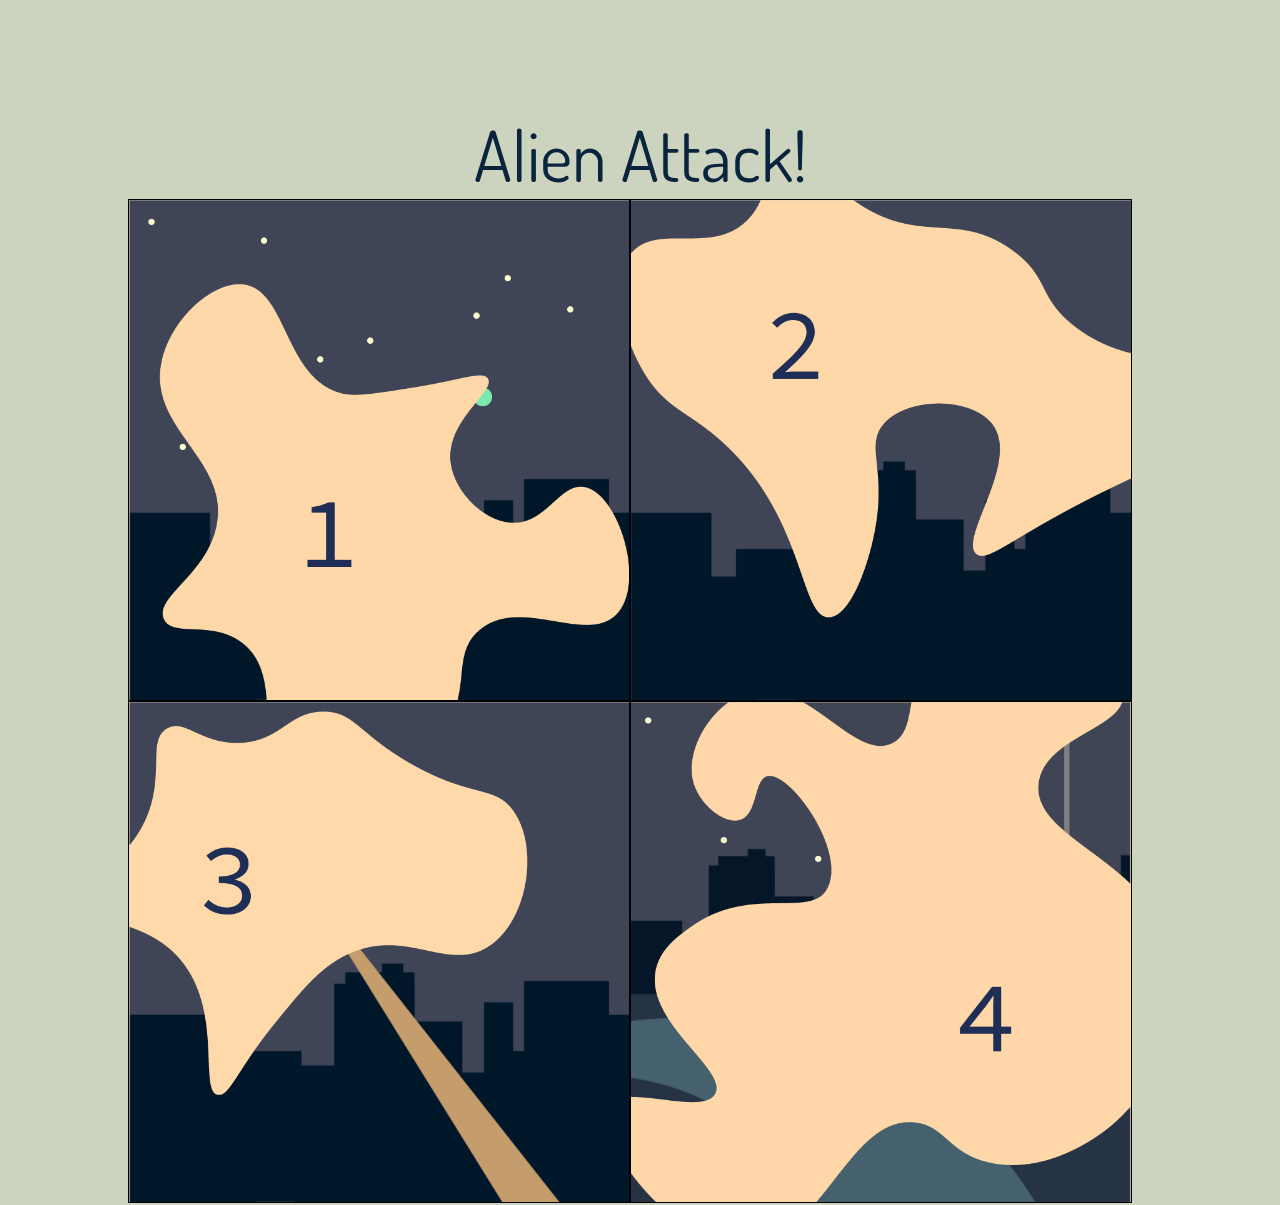
<file: s1fp/index.html>
<head>
    <link rel="stylesheet" href="style.css">
</head>
<body>
    <div class="font" id="title"> Alien Attack! </div>
    <div class="floatl">
        <a href="1.html"><img id="one" src="1.png"></a>
    </div>
    <div class="floatl">
        <a href="2.html"><img id="one" src="2.png"></a>
    </div>
    <div class="floatl">
        <a href="3.html"><img id="one" src="3.png"></a>
    </div>
        <div class="floatl">
            <a href="4.html"><img id="one" src="4.png"></a>
    </div>
</body>
</file>
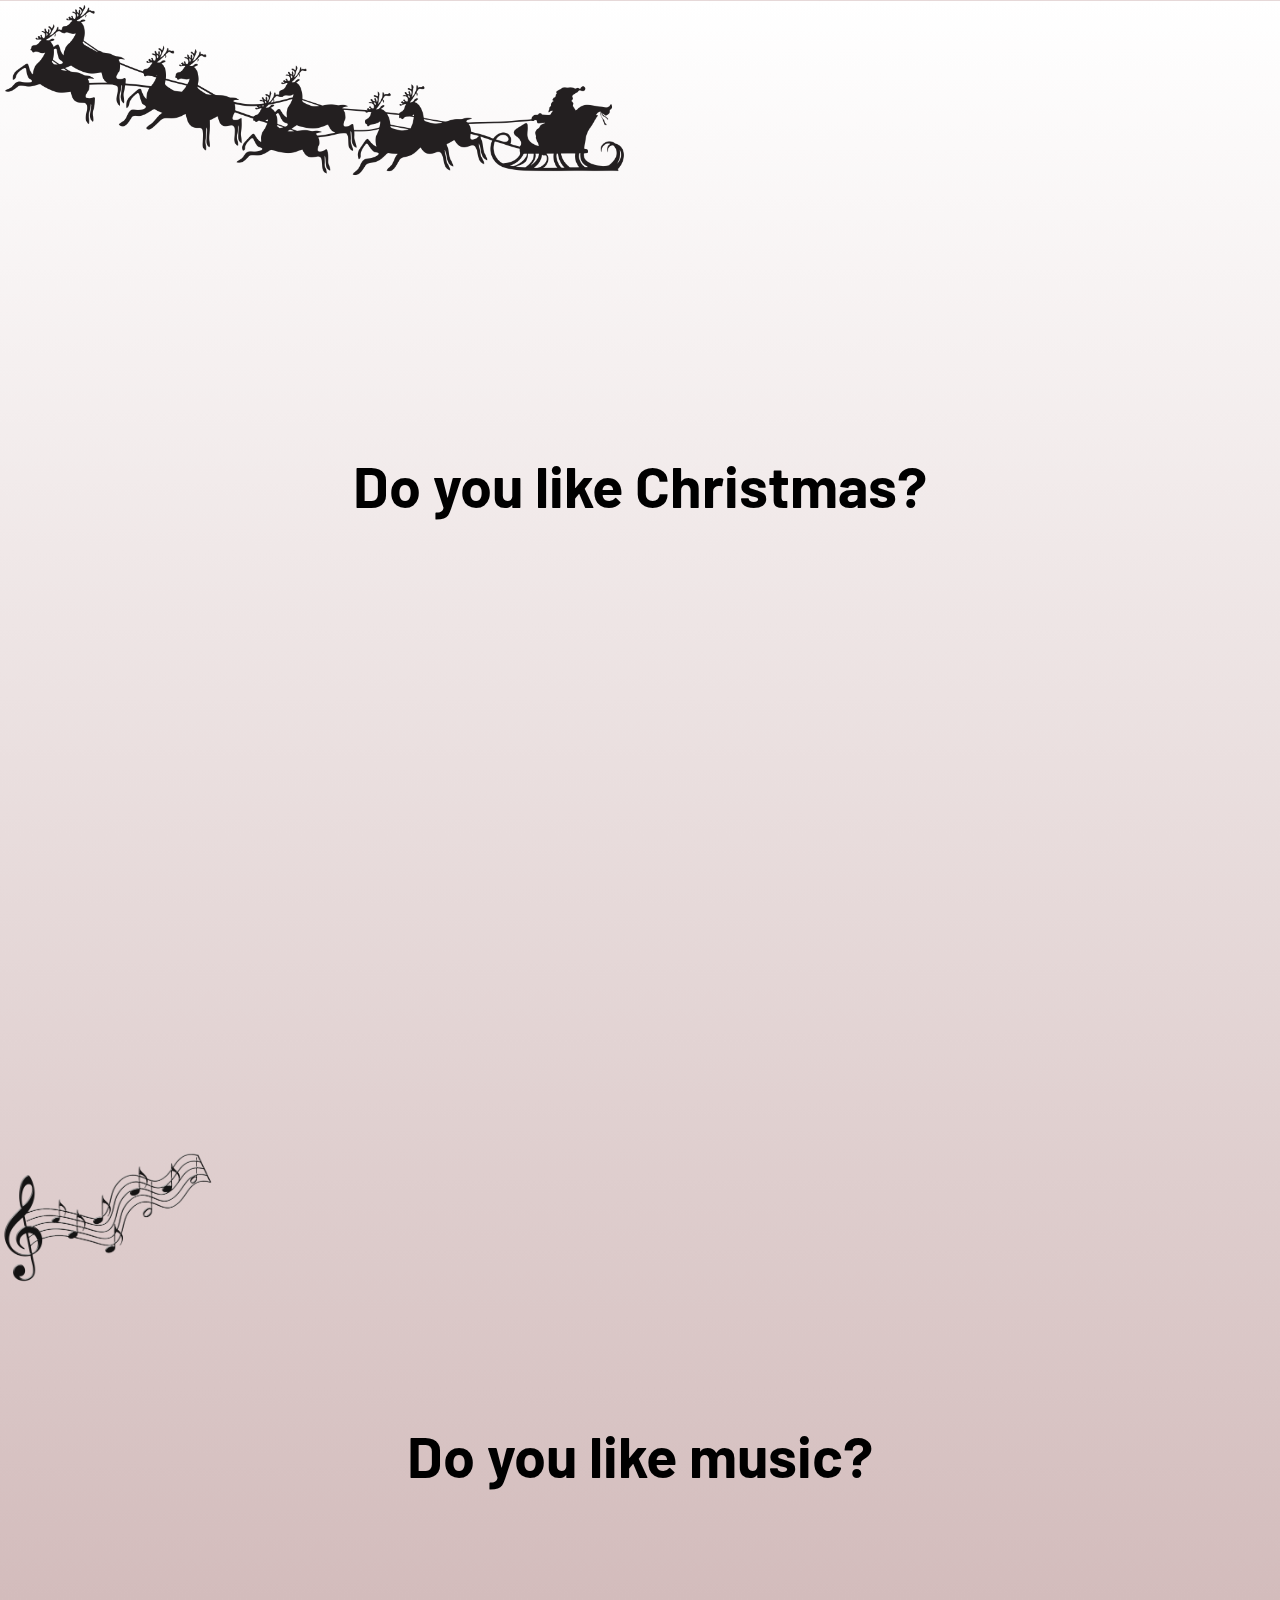
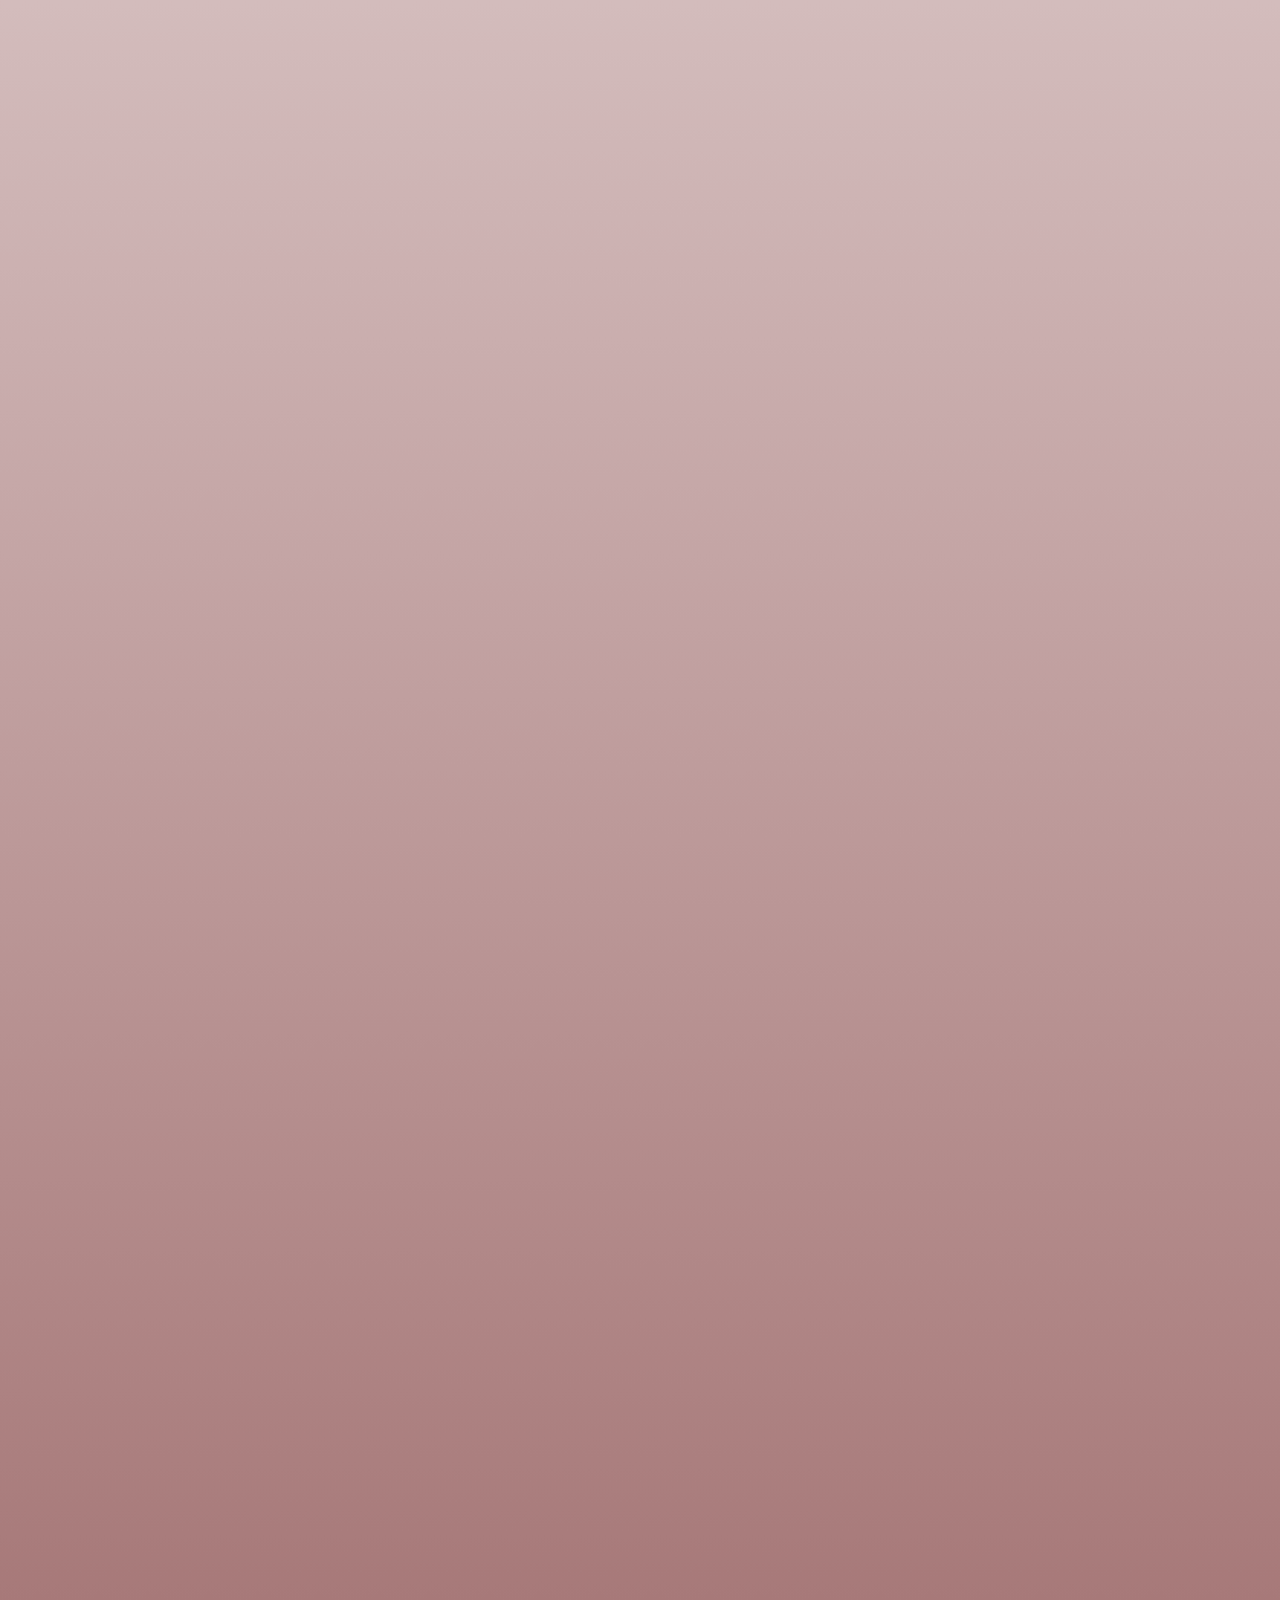
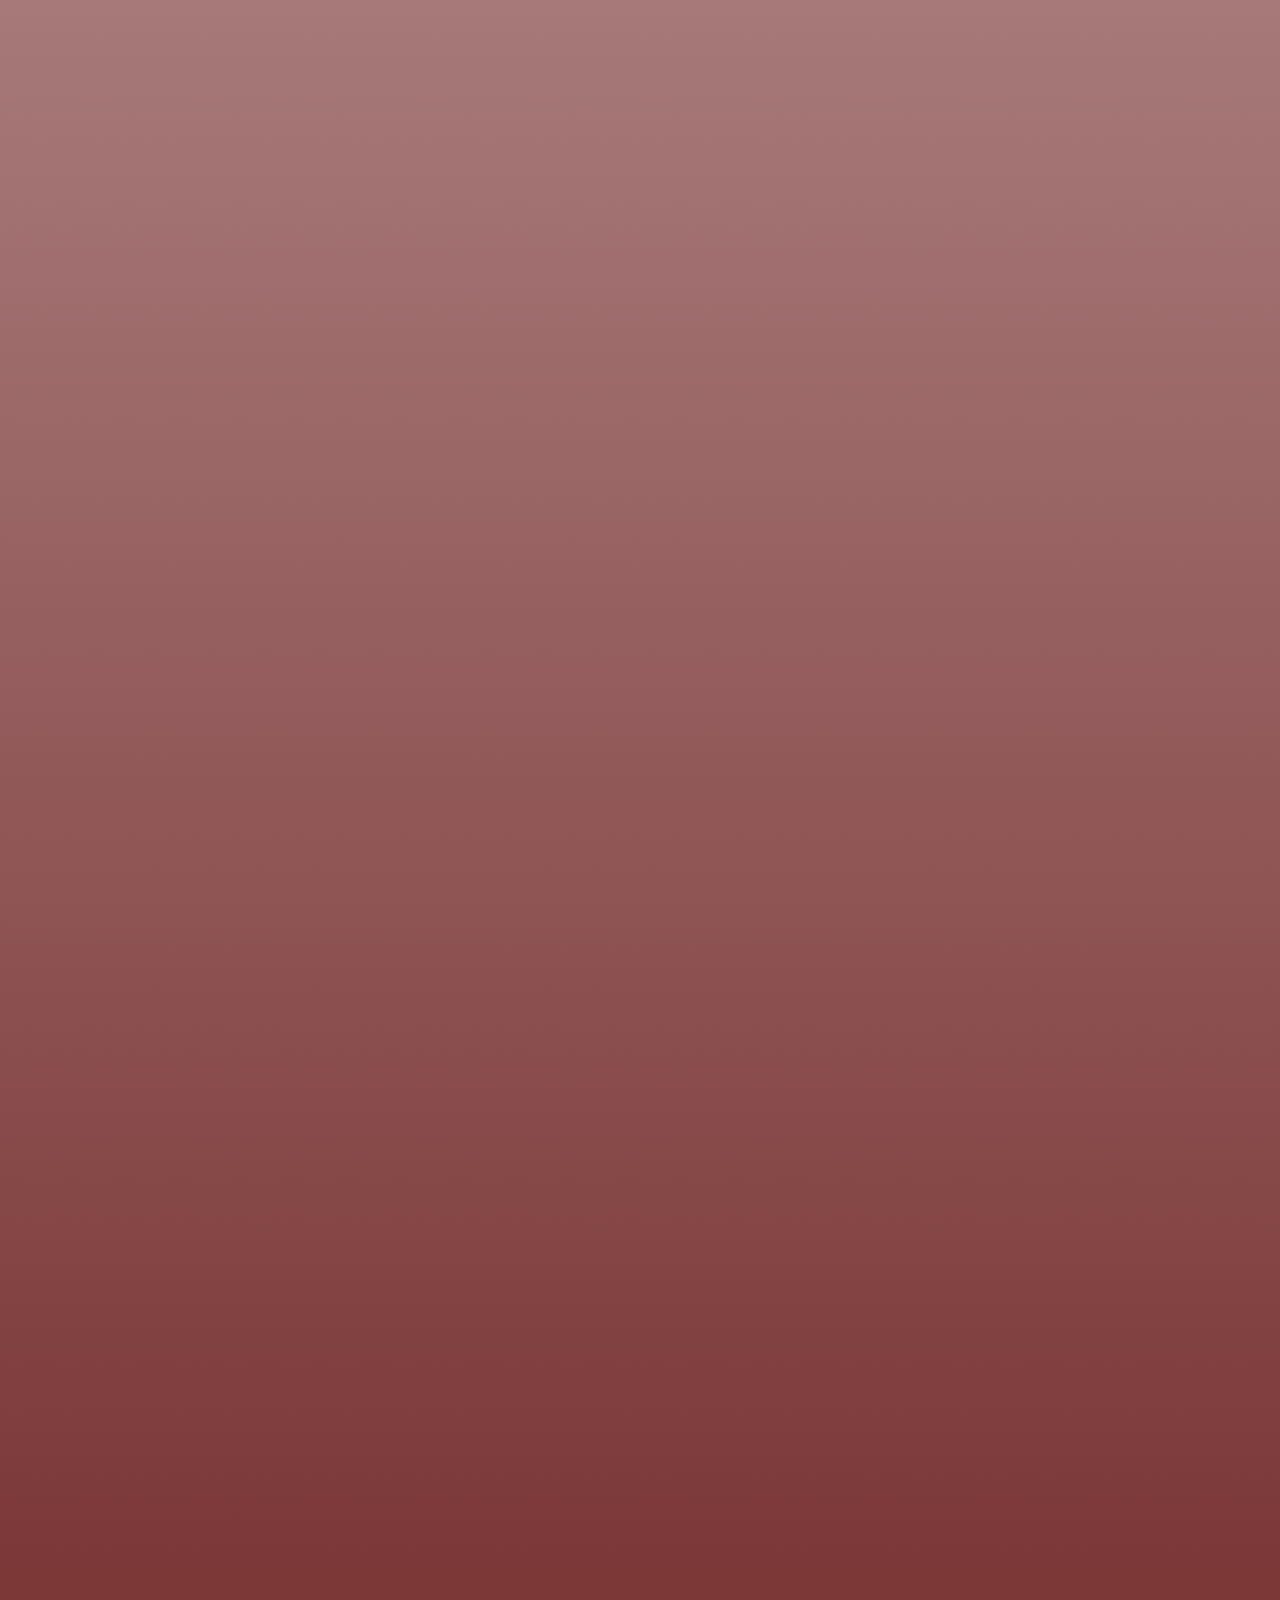
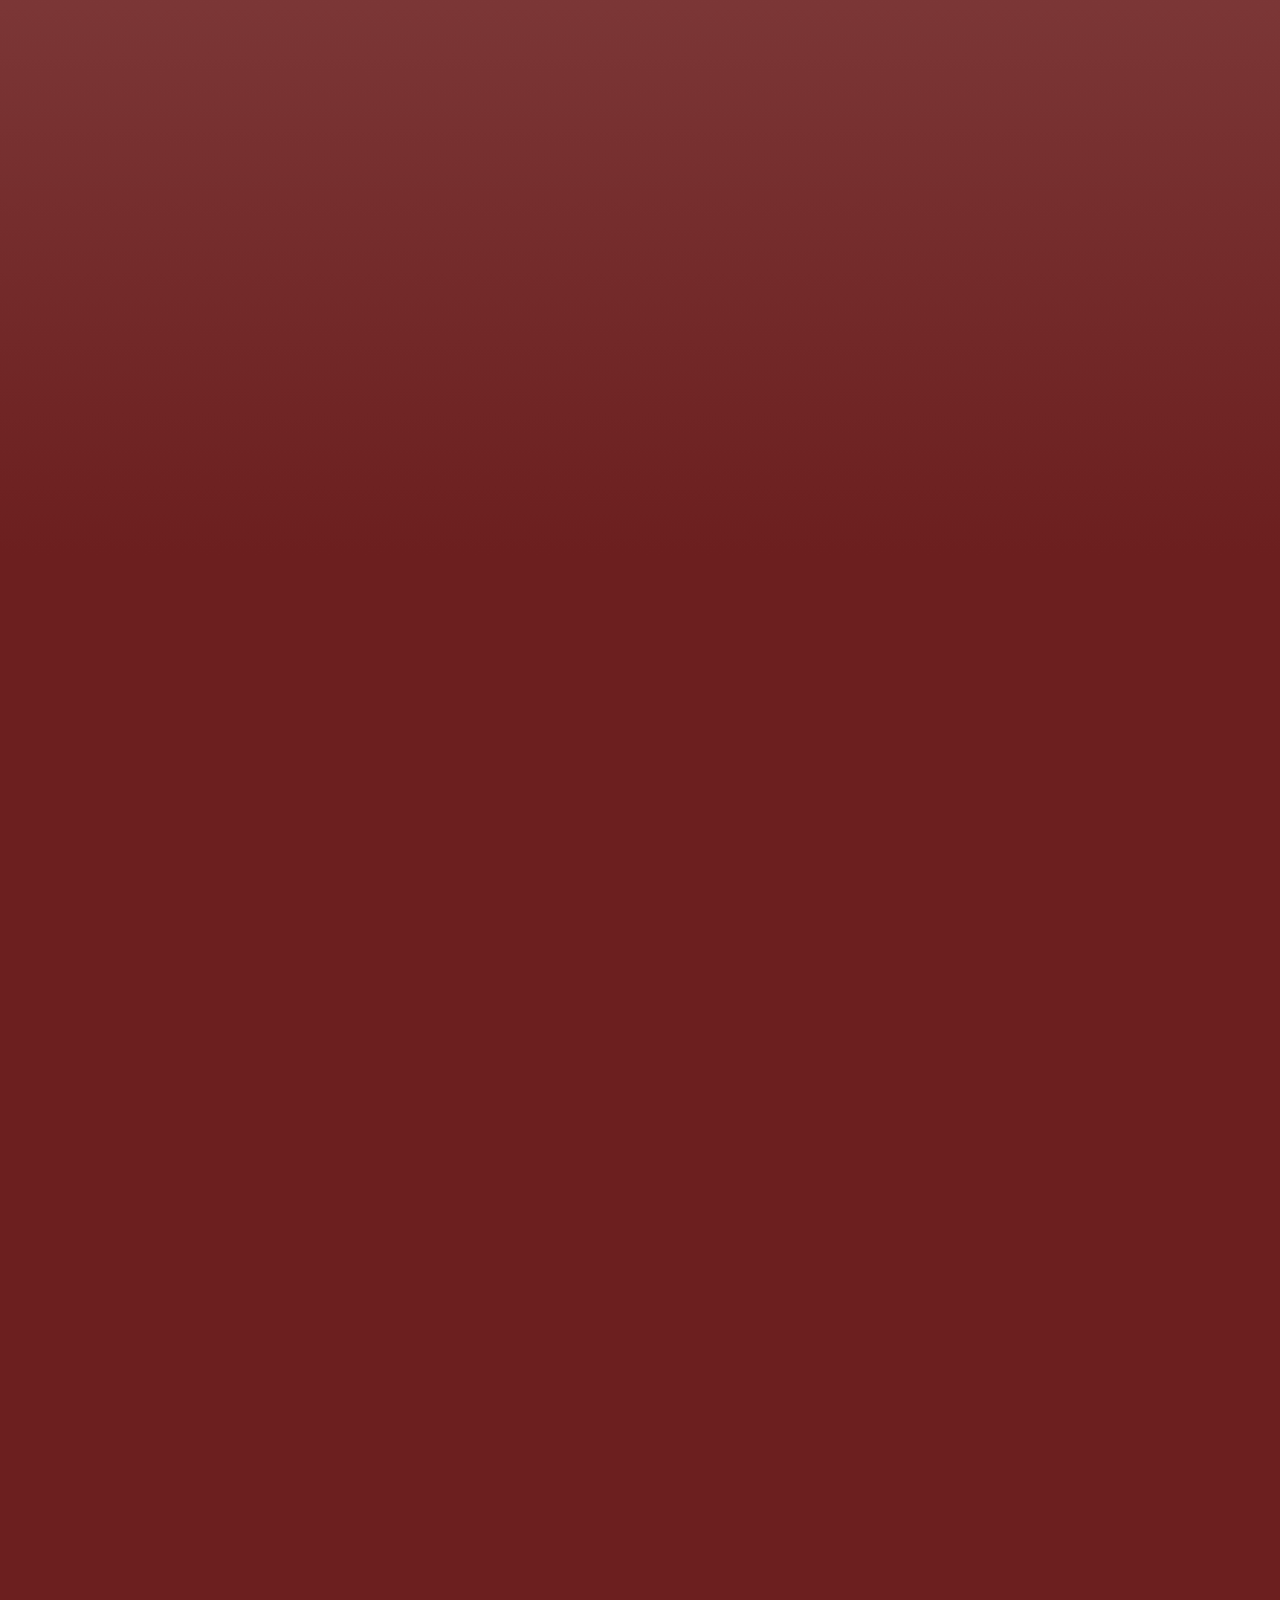
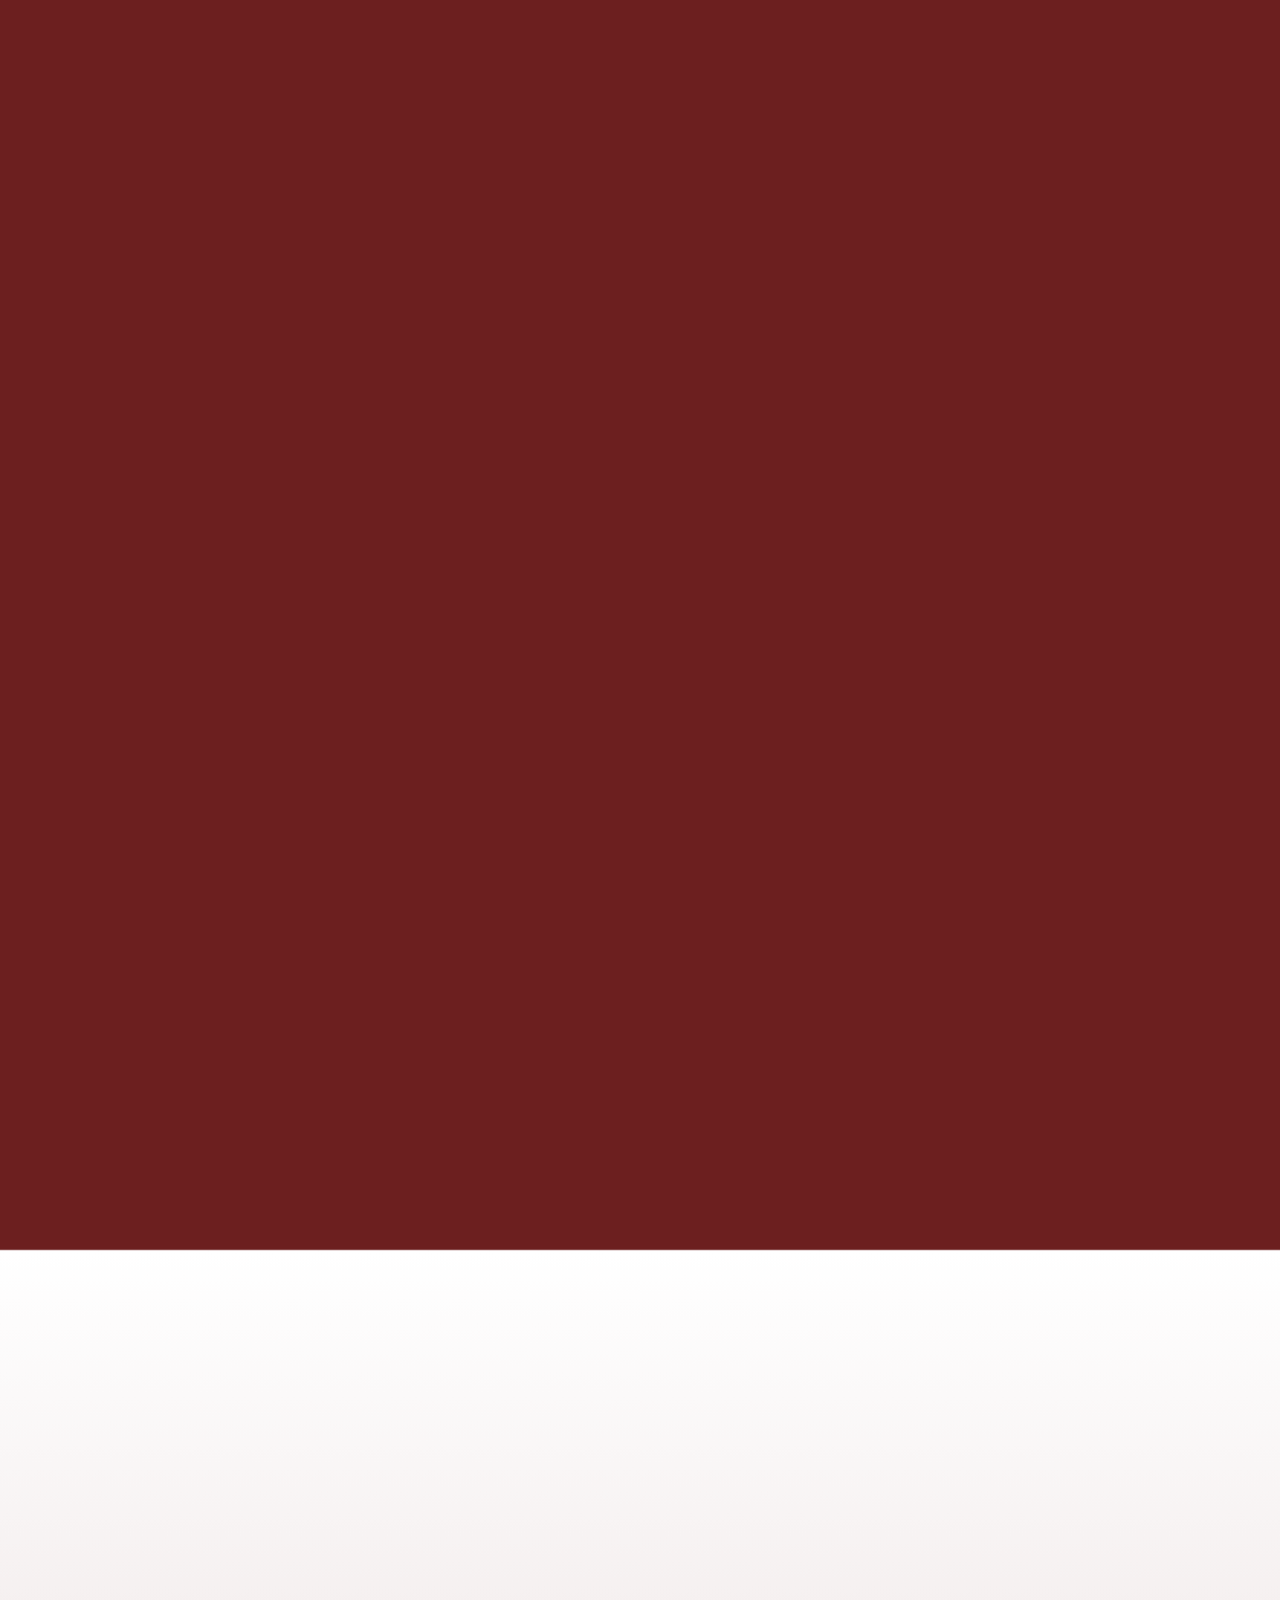
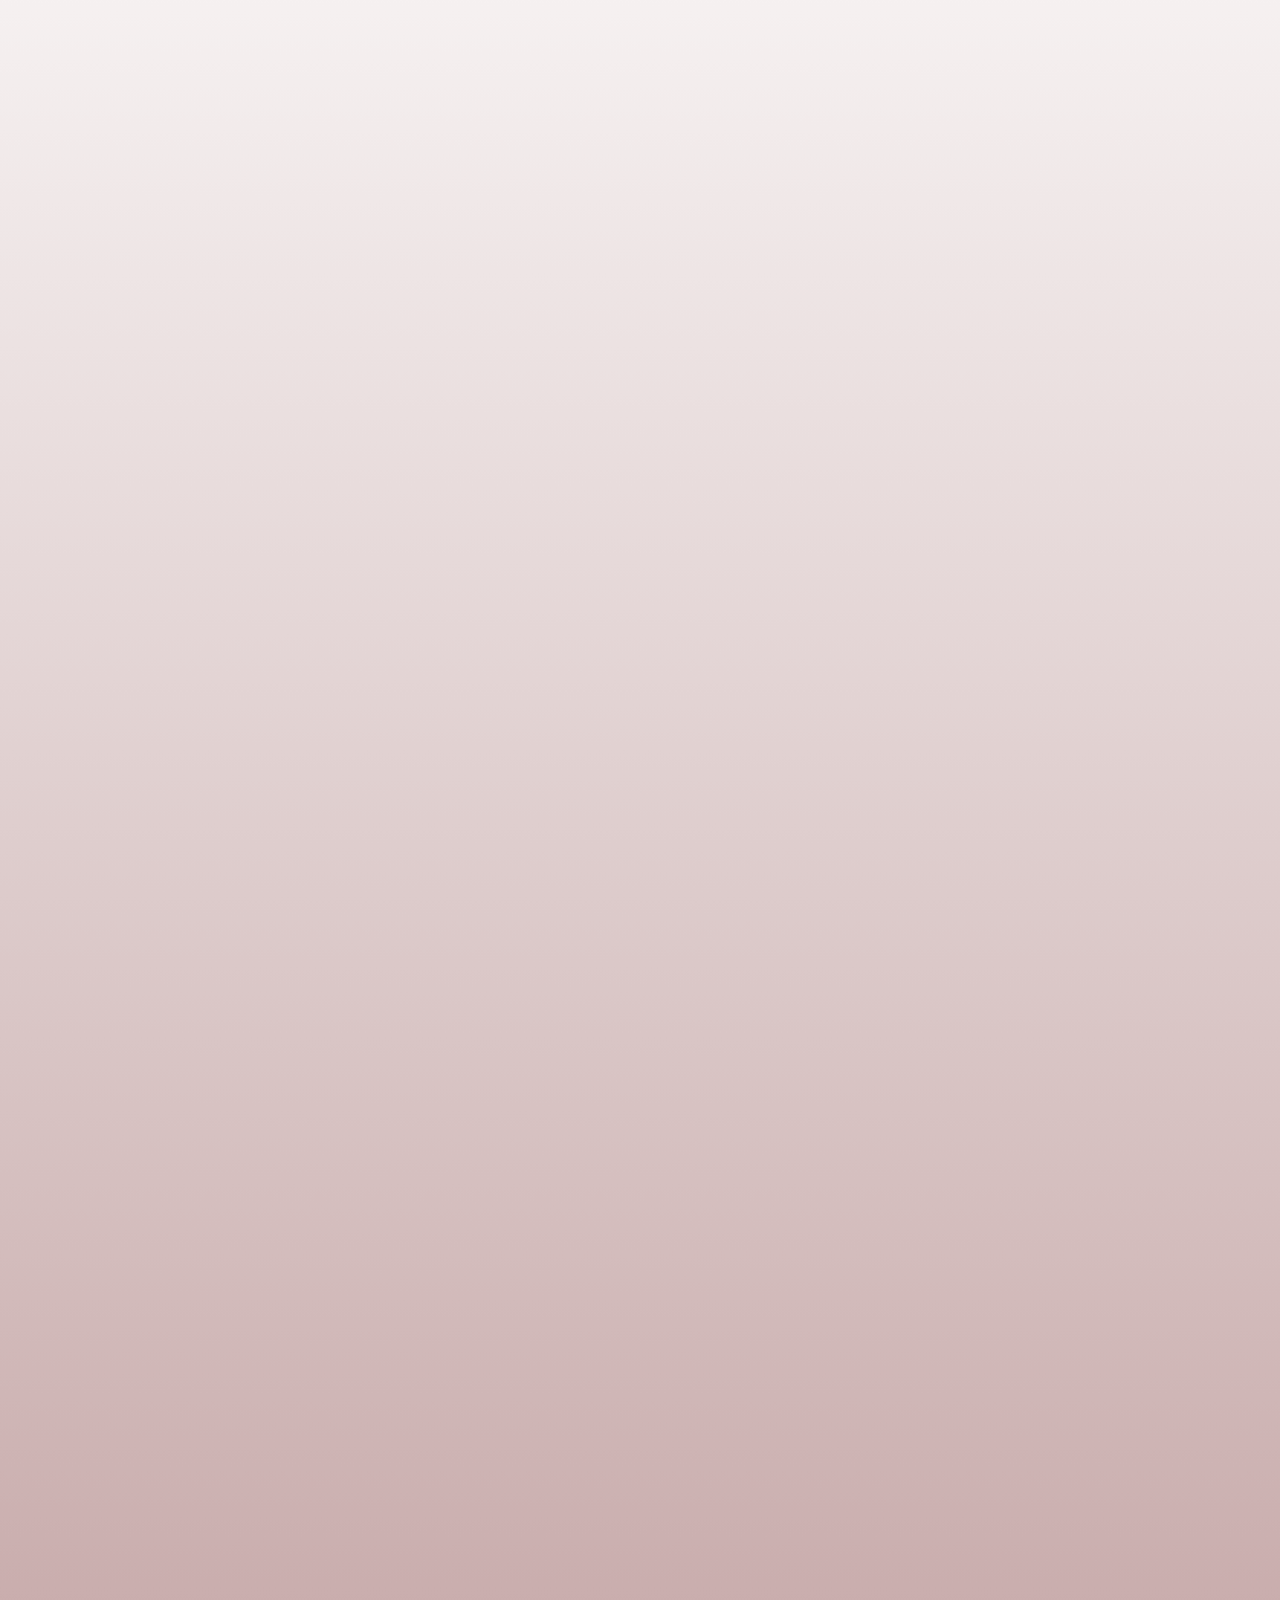
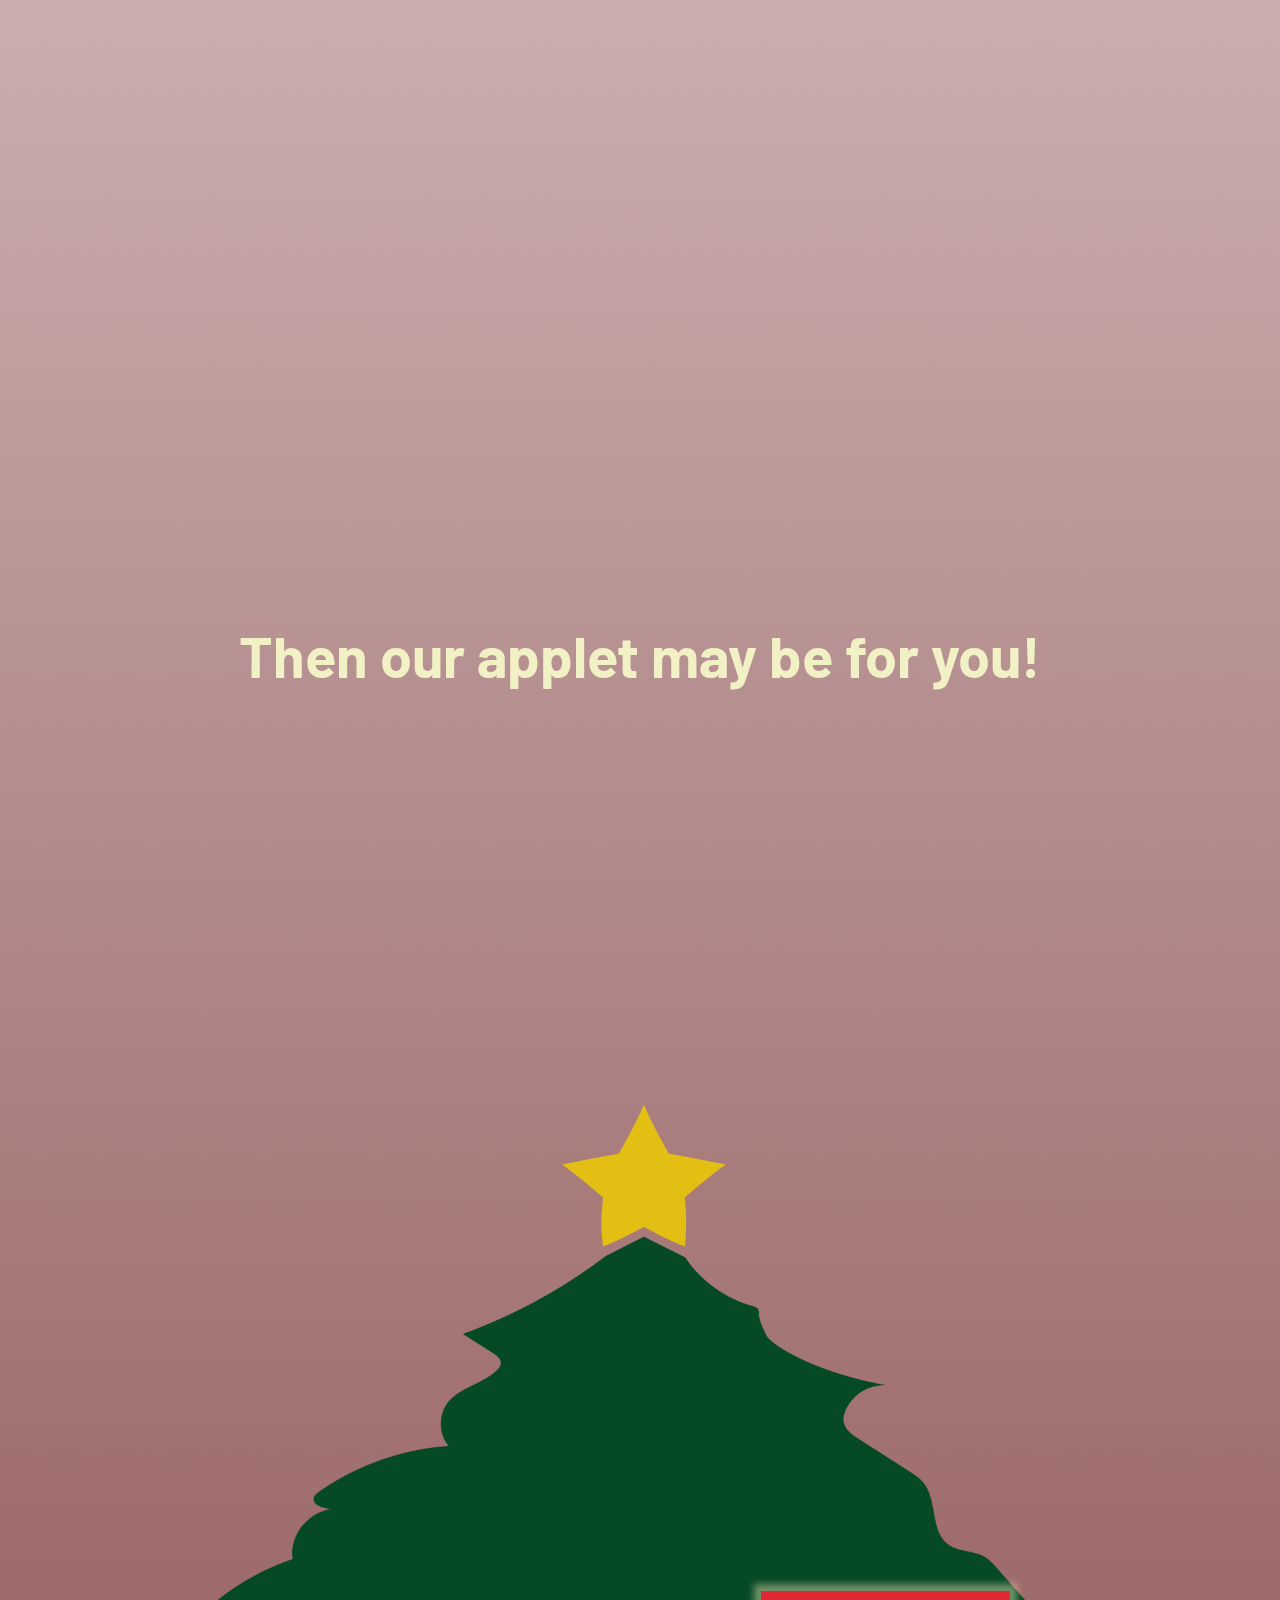
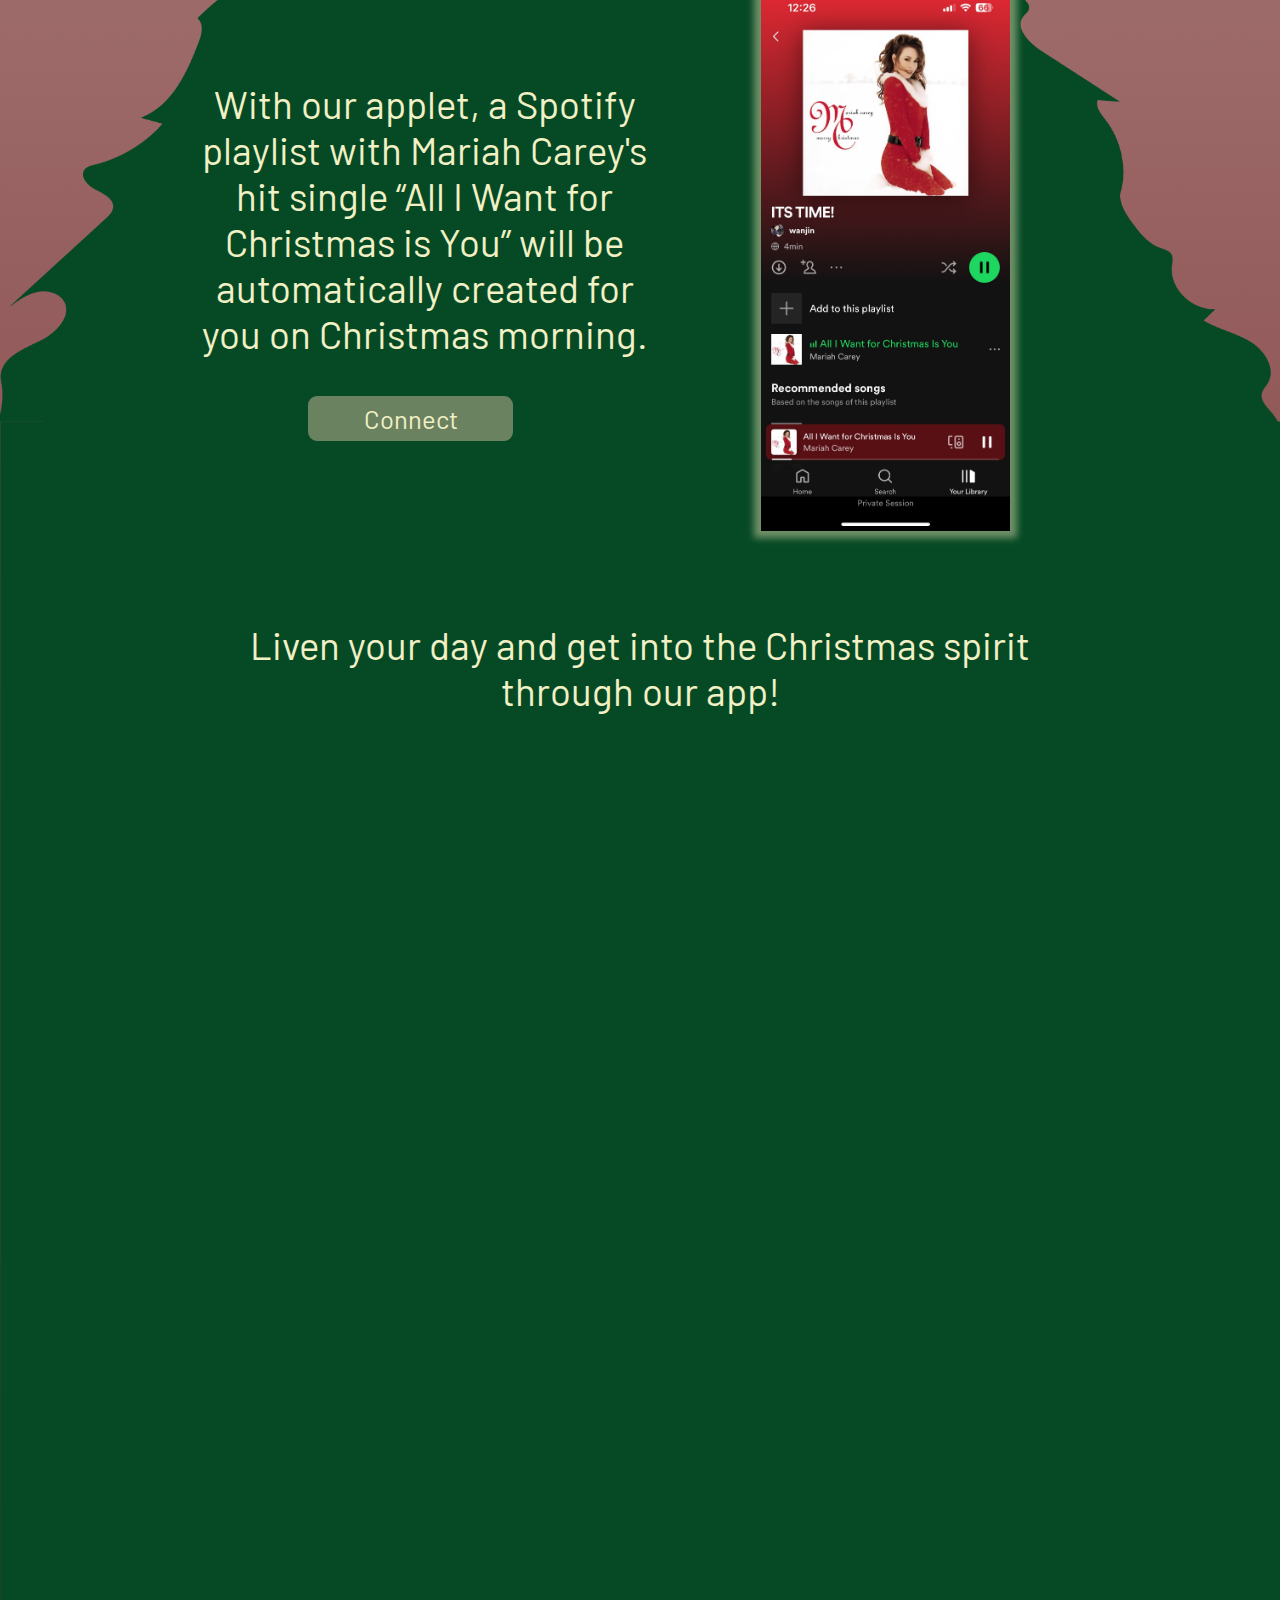
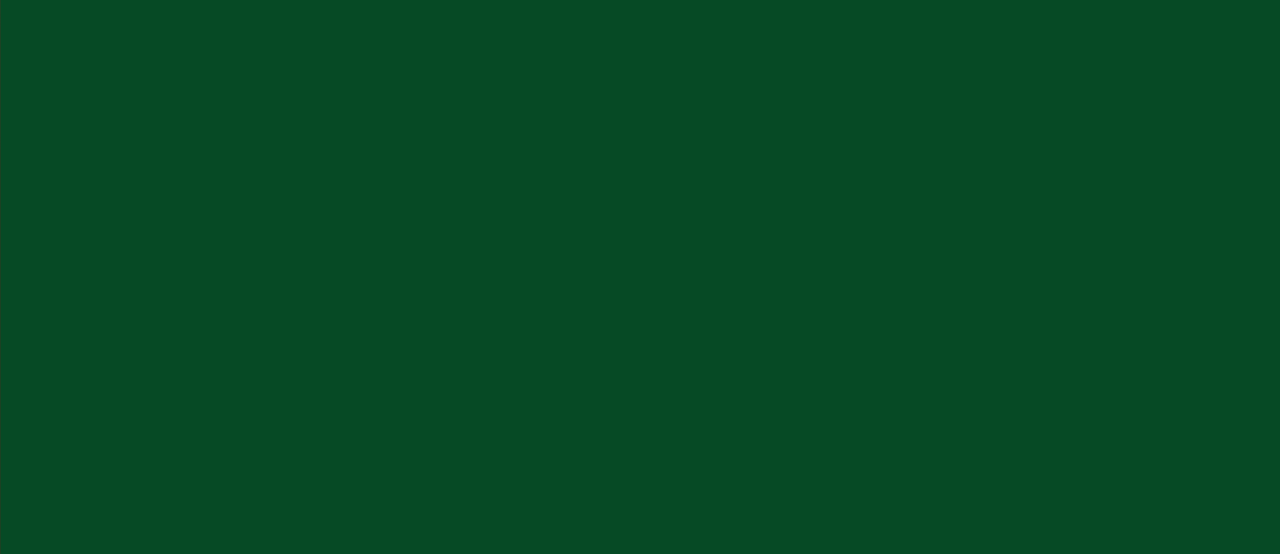
<file: s3a2/index.html>
<head>
    <link rel="stylesheet" href="index.css">
  </head>

<body>
  <div class = "question"> 

    <div id= "wrapper"><img id="sleigh" src="Sleigh.png"></div>
    <div id = "questionOne">Do you like Christmas?</div>

    <div id= "musicwrapper"><img id="music" src="music.png"></div>

    <div id = "questionTwo">Do you like music?</div>

    <div id= "typewrap">
      <div class="container">
        <div class = "type" id = "questionThree"> Do you find yourself traversing the tumultuous corridors of maturity at an accelerated pace, forsaking the enchanting aura of wonder that once ignited the anticipation of Santa's visit? Have you, in this relentless expedition, become entangled in the ceaseless embrace of a bitter and profound darkness, a solitude so all-encompassing it seems to stretch endlessly? As you navigate this labyrinth of premature growth, one is compelled to ponder: when does this disconcerting odyssey culminate, if ever? Is there an elusive conclusion to this tumult, or does it persist unabated, a perpetual specter haunting the corridors of your existence? </div>
      </div>
    </div>
          
    <div id = "answer"> Then our applet may be for you!</div>
  
    <table class = "center" id="styledtable">
      <tr>
        <td>With our applet, a Spotify playlist with Mariah Carey's hit single “All I Want for Christmas is You” will be automatically created for you on Christmas morning. <div id = "add"> Connect </div></td>
        <td><img id= "screenshot" src="IMG_2334.jpeg"></td>
      </tr>
    </table>

    <div id = "descriptionMore">Liven your day and get into the Christmas spirit through our app! </div>
    
    <div id= "treewrapper">
      <img id = "tree" src = "tree.png">
    </div>

  </div> 
</body>
</file>
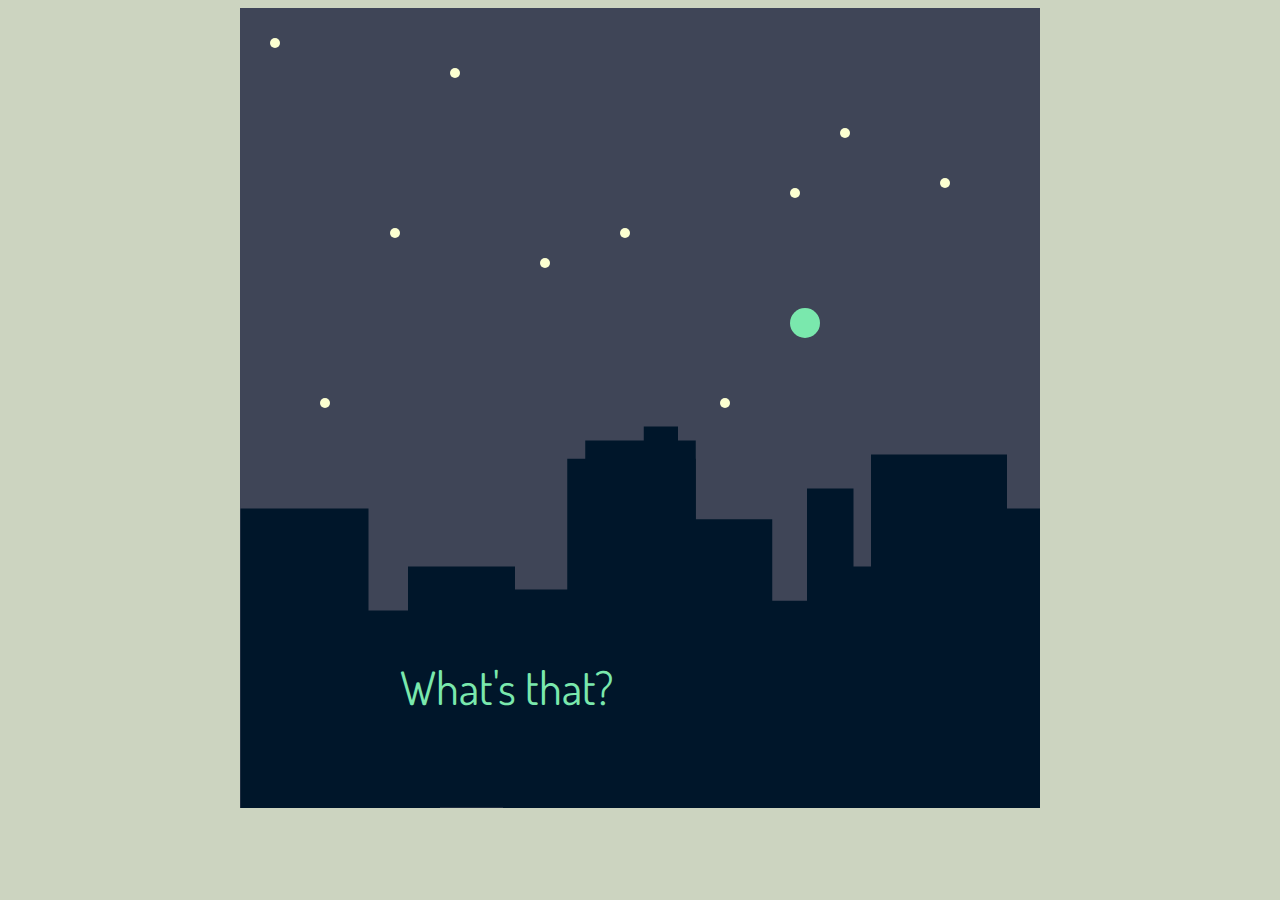
<file: s1fp/1.html>
<head>
    <link rel="stylesheet" href="style.css">
</head>

<body>
    <div id="wrapper">
        <div id="sky"> </div>
        <img id="buildings" src="buildingss-02.png">
        <div class="stars" id="one"></div>
        <div class="stars" id="two"></div>
        <div class="stars" id="three"></div>
        <div class="stars" id="four"></div>
        <div class="stars" id="five"></div>
        <div class="stars" id="six"></div>
        <div class="stars" id="seven"></div>
        <div class="stars" id="eight"></div>
        <div class="stars" id="nine"></div>
        <div class="stars" id="ten"></div>
        <a href="2.html"> <div id="shipp"> </div> </a>
        <div class="font" id="Whattext"> What's that? </div>
    </div>  
    <div id="introtext"> 
</body>
</file>
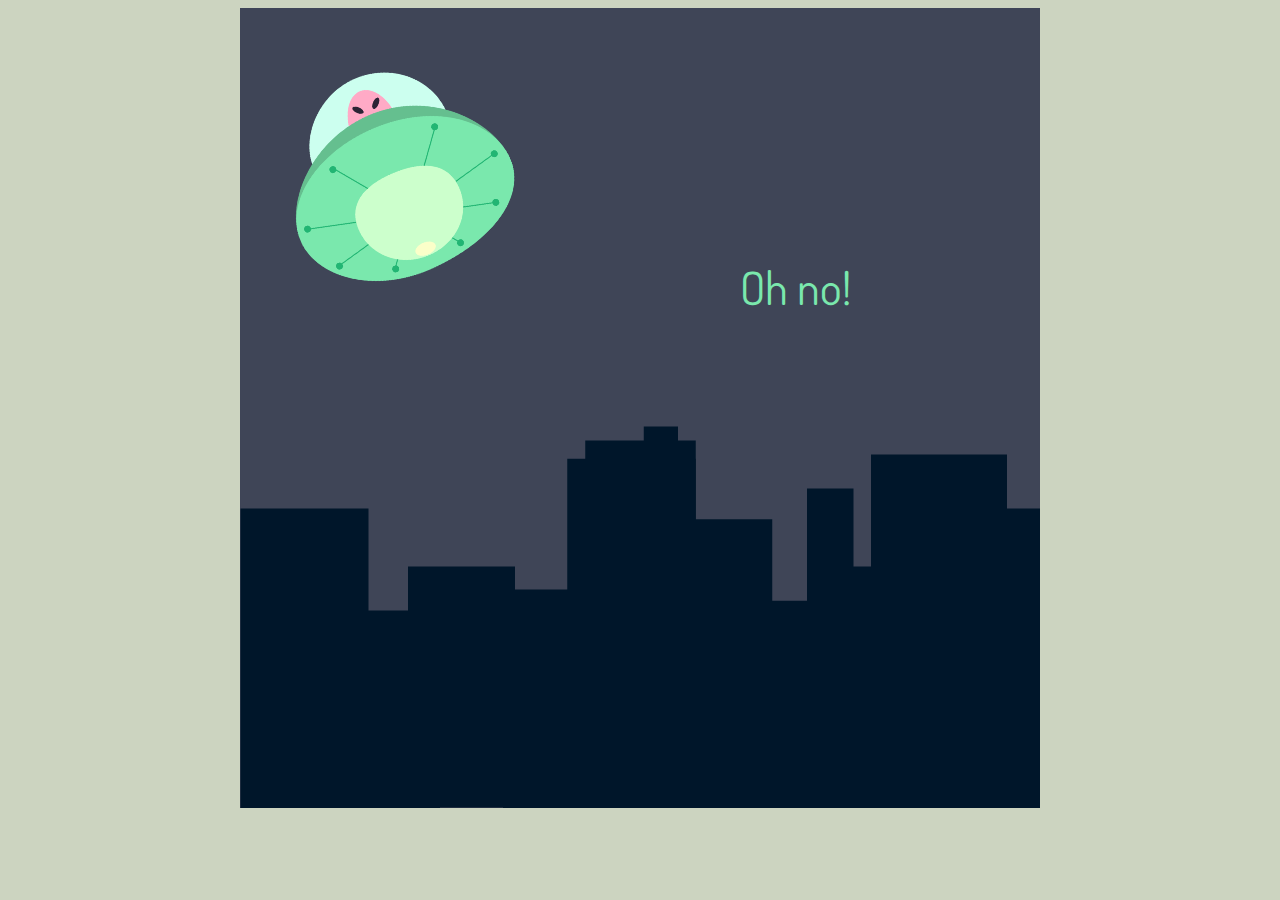
<file: s1fp/2.html>
<head>
    <link rel="stylesheet" href="style.css">
</head>

<body>
    <div id="wrapper"> 
        <div id="sky"> </div>
        <img id="buildings" src="buildingss-02.png">
        <div class="light" id="light1"> </div>
        <img id="alien" src="alien.png">
        <div class="font" id="Ohtext"> Oh no! </div>
        <div class="font" div id="Waittext"> <a href="3.html"> Wait... </a></div>
    </div>
    


</body>
</file>
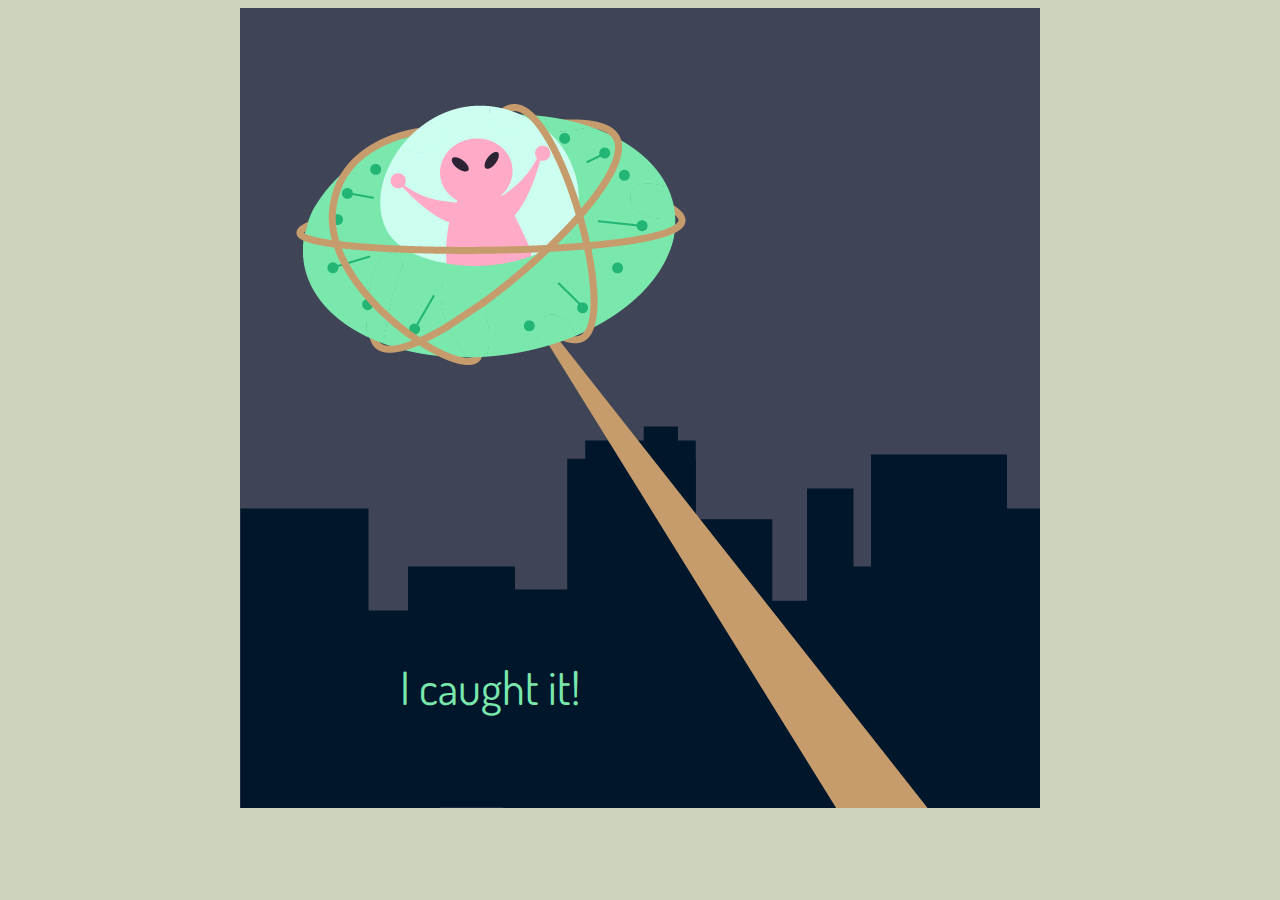
<file: s1fp/3.html>
<head>
    <link rel="stylesheet" href="style.css">
</head>
<body>
    <div id="wrapper"> 
        <div id="sky"> </div>
        <img id="buildings" src="buildingss-02.png">
        <a href="4.html"> <img id="aliencaught" src="aliencaught.png"> </a>
        <div class="font" id="Whattext"> I caught it! </div>
    </div>
</body>
</file>
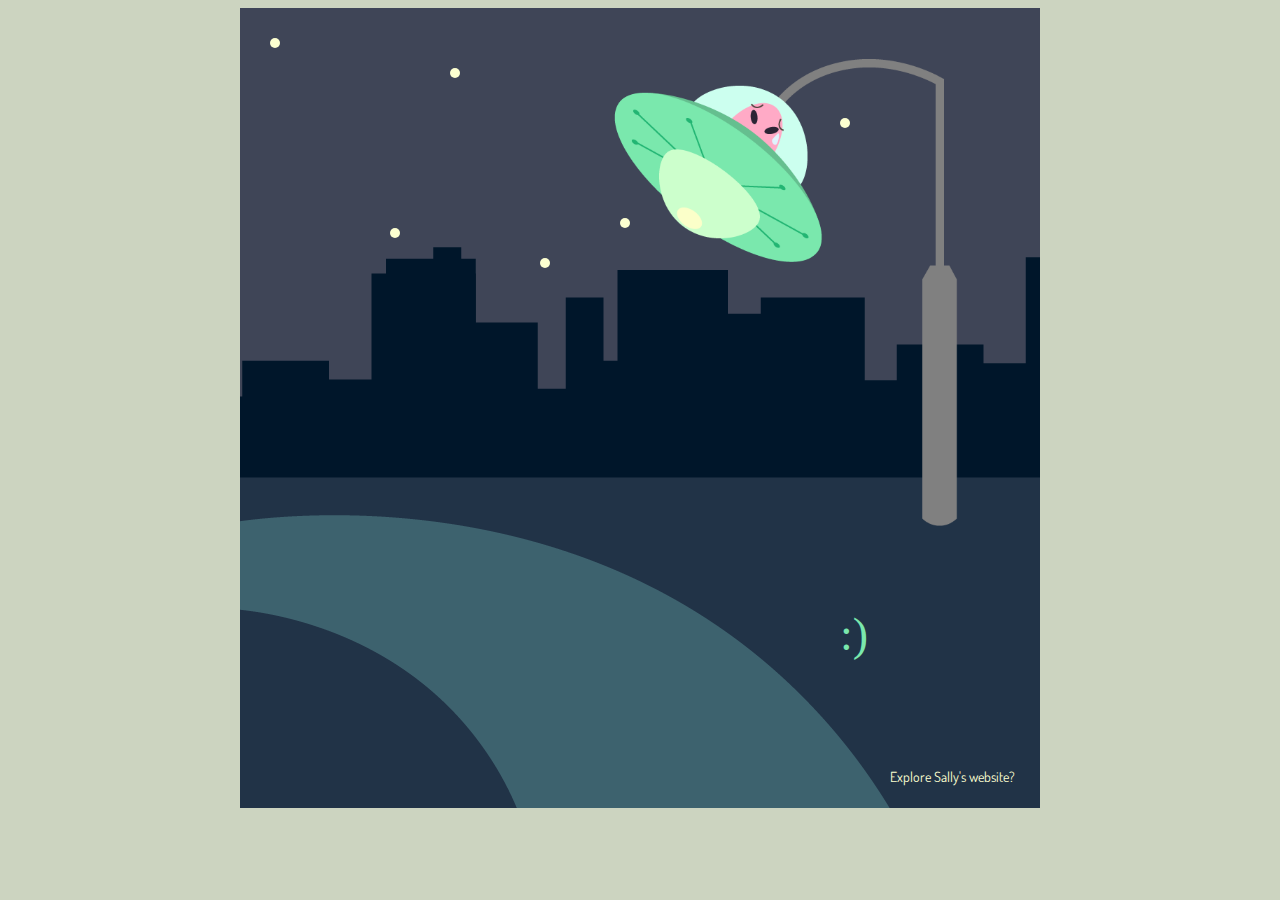
<file: s1fp/4.html>
<head>
    <link rel="stylesheet" href="style.css">
</head>
<body>
    <div id="wrapper"> 
        <div id="sky"> </div>
        <img id="streetback" src="streetback.png">
        <img id="streetlight" src="alienlight.png">
        <div class="light" id="light2"> </div>
        <a href="index.html"> <div id="smile"> :) </div> </a>
        <div class="stars" id="one"></div>
        <div class="stars" id="two"></div>
        <div class="stars" id="three"></div>
        <div class="stars" id="four"></div>
        <div class="stars" id="six"></div>
        <div class="stars" id="seven"></div>
        <a href="https://saeylli.github.io/s1fp/index.html"> <div class="font" id="ring"> Explore Sally's website? </div> </a> 
    </div>
</body>
</file>
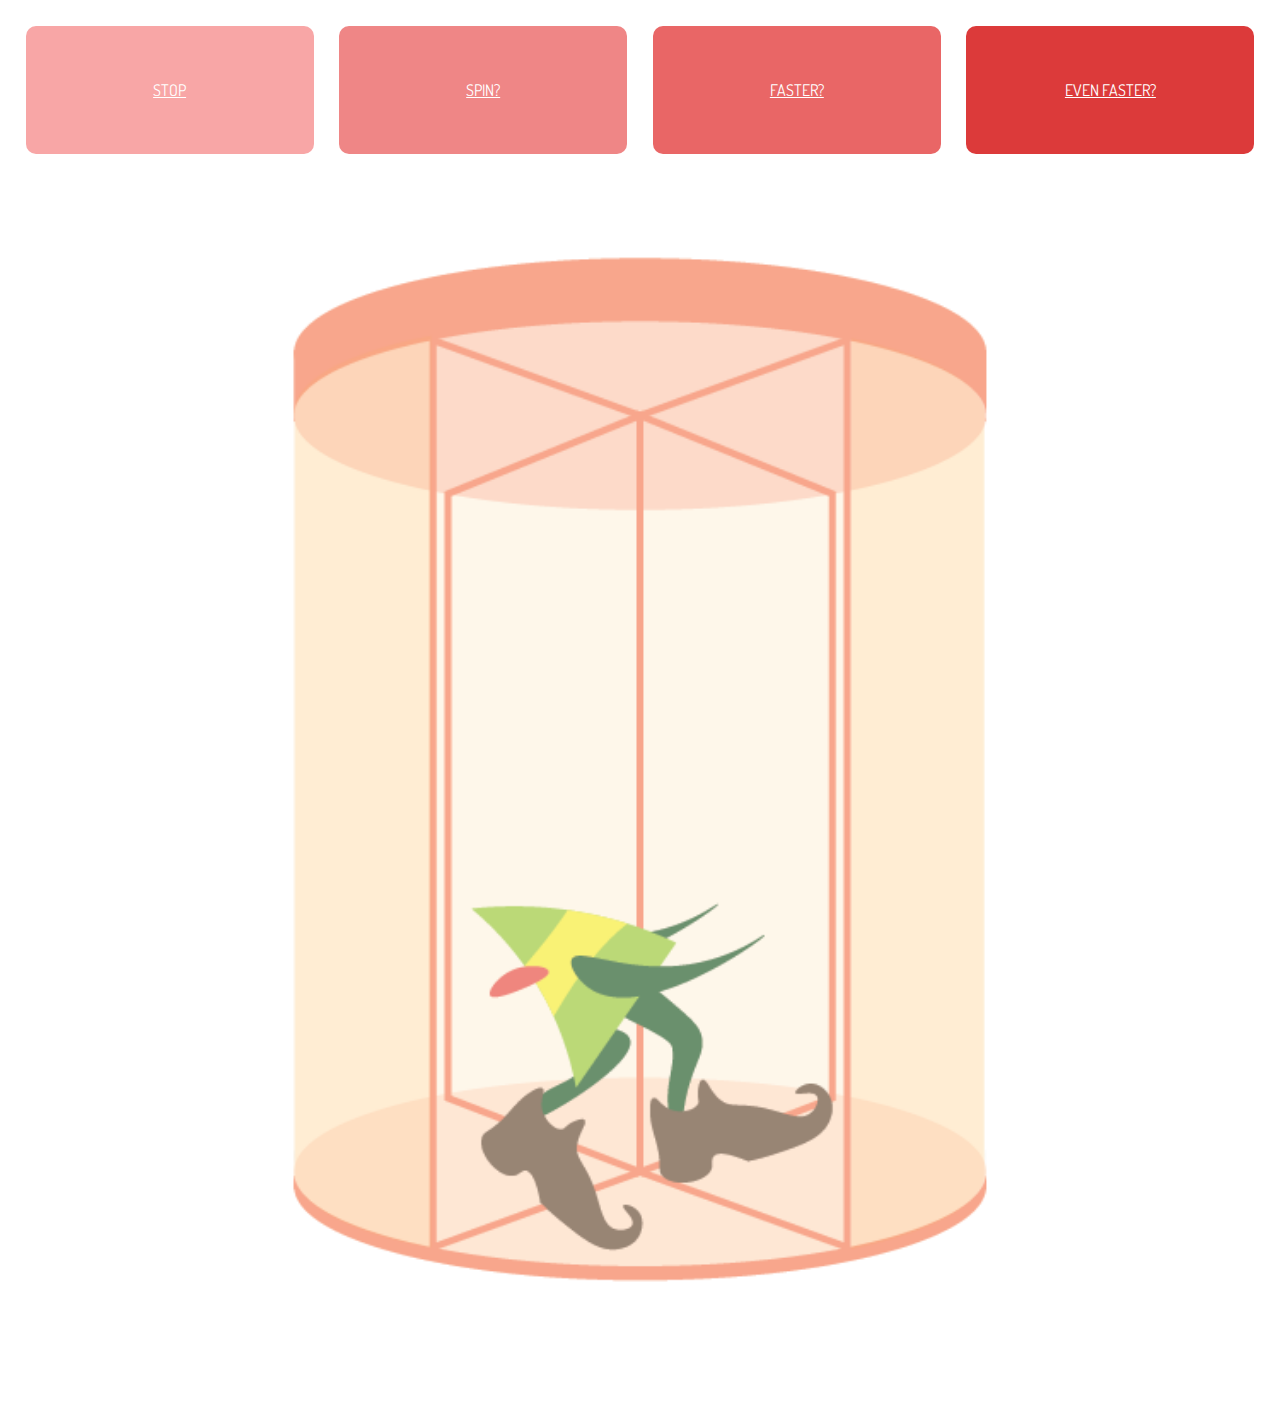
<file: s2a2/s2a2-old.html>
<head>
    <link rel="stylesheet" href="style.css">
</head>

<body>
    <div id = "wrapper">
        <div class="center" id="doorStill" alt="A short triangular elf stands in a revolving door"></div>
        <div class="center" id="doorWalk" alt="The elf starts to walk in the revolving door around and around. When hovered, the word wowwww appears while rotating."><img class="onTop" src="woww.png"></div>
        <div class="center" id="doorRun" alt="The elf runs in the revolving door. When hovered, the word Weeeeee and a smiley face appears while moving back and forth horizontally."><img class="onTop" src="Weee.png"></div>
        <div class="center" id="doorFastest" alt="The elf dashes around in the revolving door even faster. When hovered, the word AGHHHHHHH appears while bolting around the page."><img class="onTop" src="AGH.png"></div>
    </div>
    
    <div id = "wrapper"> 
        <div class = "font">
            <a href="#doorStill" id="stop" alt="A button that says STOP, which stops the elf from moving">STOP</a>
            <a href="#doorWalk" id= "walk" alt="A button that says SPIN?, which makes the elf walk">SPIN?</a>
            <a href="#doorRun" id="run" alt="A button that says FASTER?, which makes the elf run">FASTER?</a>
            <a href="#doorFastest" id= "fastest" alt="A button that says EVEN FASTER?, which makes the elf sprint very fast">EVEN FASTER?</a>
    </div>
</body>
</file>
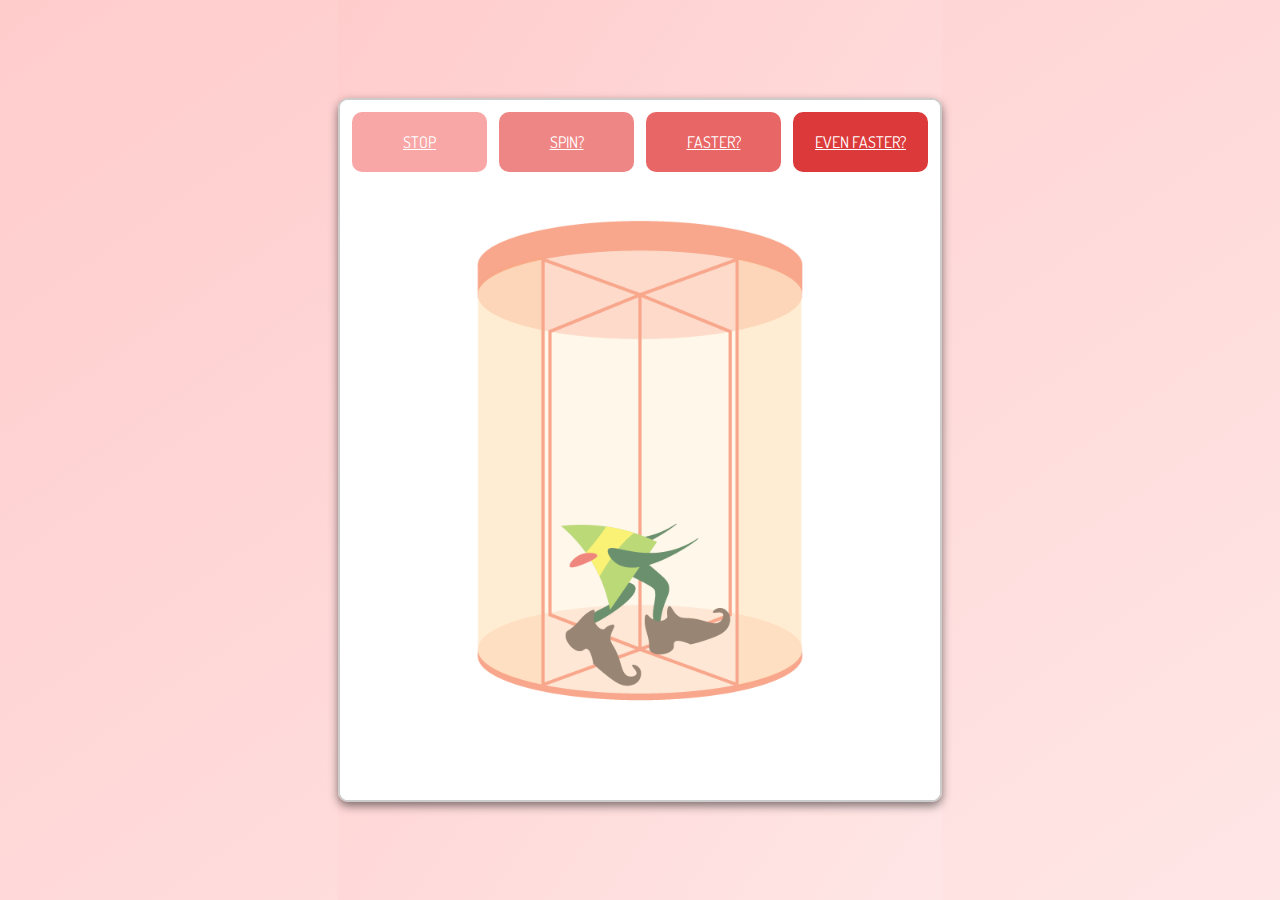
<file: s2a2/s2a2.html>
<!DOCTYPE html>
<html lang="en">
<head>
    <meta charset="UTF-8">
    <meta name="viewport" content="width=device-width, initial-scale=1.0">
    <title>Embedded Content</title>
    <style>
        html, body {
            margin: 0;
            padding: 0;
            height: 100%;
            display: flex;
            justify-content: center;
            align-items: center;
            background: linear-gradient(to bottom right, #ffcccc, #ffe6e6); 
        }

        iframe {
            width: 600px; 
            height: 700px;
            border: 2px solid #ccc; 
            border-radius: 10px; 
            box-shadow: 0 4px 10px rgba(0, 0, 0, 0.5); 
            overflow: hidden; 
        }
    </style>
</head>
<body>
    <iframe src="s2a2-old.html" title="Embedded Content" scrolling="no"></iframe>
</body>
</html>
</file>
<file: s1fp/style.css>
@import url('https://fonts.googleapis.com/css2?family=Dosis&display=swap');

#introtext {
    position: relative;
}

body {
    background-color: rgba(118, 139, 84, 0.369);
    display:block;
    margin-left: auto;
    margin-right: auto;
    width: 80%;
}

#wrapper {
    position: relative;
    width: 800px;
    height: 800px;
    margin-left: auto;
    margin-right: auto;
    overflow: hidden;
}

#sky {
    position: absolute;
    width: 100%;
    height: 100%;
    background-color: rgb(63, 69, 87); 
}

 #alien {
    position: absolute;
    transform: rotate(-22deg);
    max-width: 70%; 
    left:30px;
 }

 #buildings {
    position: absolute;
 }

.stars {
    position: relative;
    width: 10px;
    height: 10px;
    background: rgb(252, 255, 208);
    border-radius: 50%
}

.stars:hover {
    animation: glow 1s infinite alternate;
}

@keyframes glow {
  from {
    box-shadow: 0 0 10px -10px  rgb(235, 255, 195);
  }
  to {
    box-shadow: 0 0 10px 10px  rgb(235, 255, 195);
  }
}

#one {
    top: 30px;
    left: 30px;
}

#two {
    top: 50px;
    left: 210px;
}

#three {
    top: 200px;
    left: 150px;
}

#four {
    top: 220px;
    left: 300px;
}

#five {
    top:350px;
    left: 480px;
}

#six {
    top: 170px;
    left: 380px;
}

#seven {
    top:60px;
    left: 600px;
}

#eight {
    top: 100px;
    left: 700px;
}

#nine {
    top: 100px;
    left: 550px;
}

#ten {
    top: 300px;
    left:80px;
}

#shipp {
    position: absolute;
    width: 30px;
    height: 30px;
    top: 300px;
    left: 550px;
    background: rgb(122, 232, 173);
    border-radius: 50%
}

#shipp:hover {
    animation: move 0.5s infinite;
}

#shipp:hover + #Whattext {
    animation: move 0.5s infinite;
}

@keyframes move {
    0% {
      transform: translateX(0);
    }
    50% {
      transform: translateX(15px);
    }
    100% {
      transform: translateX(0);
    }
  }


#Whattext {
    position: absolute;
    top: 650px;
    left: 160px;
    font-size: 46px;
    color: rgb(122, 232, 173);
}

#title {
    padding-top:  10%;
    font-size: 70px;
    text-align: center;
    color: rgb(10, 36, 61);
}


.font {
    font-family: 'Dosis', sans-serif;
}

#Ohtext {
    position: absolute;
    top: 250px;
    left: 500px;
    font-size: 46px;
    color: rgb(122, 232, 173);
}

#smile {
    position: absolute;
    top: 600px;
    left: 600px;
    font-size: 46px;
    color: rgb(122, 232, 173);
}

.light {
    position: absolute;
    width: 0;
    height: 0;
    border-left: 200px solid transparent;
    border-right: 200px solid transparent;
    border-bottom: 1000px solid transparent;
}

#light1 {
    top: 50px;
    left: 160px;
    transform: rotate(-30deg);
}

#light1:hover {
    border-bottom: 1000px solid rgba(250, 255, 183, 0.742);
}

#light2 {
    top: 90px;
    left: -240px;
    width: 40;
    height: 40;
    border-left: 400px solid transparent;
    border-right: 400px solid transparent;
    transform: rotate(34deg);
}

#light2:hover {
    border-bottom: 1000px solid rgba(250, 255, 183, 0.742);
}


#Waittext {
    position: absolute;
    top: 600px;
    left: 370px;
    font-size: 46px;
    color: rgb(225, 182, 202);
    opacity: 0%;
}

#Waittext:hover {
    opacity: 100%;
}

a:hover {
    color: rgb(225, 182, 202);
  }

#linktothree {
    position: absolute;
}

#aliencaught {
    position: absolute;
 }

#aliencaught:hover {
    animation: move 0.5s infinite;
}

#streetback{
    position: absolute;
}

#streetlight {
    position: absolute;
    left: 200px;
    max-width: 70%; 
}

#one {
    max-width: 100%; 
}


.floatl {
    width: 500px;
    height: 500px;
    border: 1px solid #000000;
    float: left;
}

#ring {
    position: absolute;
    top: 760px;
    left: 650px;
    font-size: 14px;
    color: rgb(252, 255, 208);
}
</file>
<file: s3a2/index.css>
@import url('https://fonts.googleapis.com/css2?family=Barlow:wght@300&family=Dosis:wght@400;500&family=Montserrat:wght@200&family=Quicksand&display=swap');

html{
  margin: 0;
}

body {
  background-image: linear-gradient(rgb(255, 255, 255) 0%, rgb(108, 31, 31)70%);
  margin: 0;
  height: 850vh;
  width: 100vw;
  top: 0;
}

.question {
  font-size: 4.5vw;  
  font-family: 'Barlow', sans-serif;
  font-weight: bold;
}

#questionOne{
  position: relative;
  top: 50vh;
  text-align: center;
}

@keyframes across {
  0% {
    translate: 100vw;
    rotate: 0;
  } 
  100% {
    translate: -120vw 0vh;
    rotate: 10deg;
    scale: 2;
  }
}

#sleigh {
  top: 10vh;
  height: 20vh;
  animation: across 4.5s infinite; 
}

#wrapper {
  position: absolute;
  height: 100vh;
  width: 100vw;
  overflow: hidden;
}

#questionTwo{
  position: relative;
  top: 150vh;
  text-align: center;
}

#music {
  position: relative;
  top: 120vh;
  height: 15vh;
  animation: acrossleft 4.5s infinite; 
}

#musicwrapper {
  position: absolute;
  height: 400vh;
  width: 100vw;
  overflow: hidden;
}

@keyframes acrossleft {
  0% {
    translate: -120vw;
    rotate: 0;
  } 
  100% {
    translate: 120vw 0vh;
    rotate: 20deg;
    scale: 2;
  }
}

#questionThree {
  position: relative;
  top: 250vh;
  text-align: center;
  margin-left: 12vw;
  margin-right: 12vw;
}

#answer {
  position: relative;
  top: 350vh;
  text-align: center;
  color: rgb(242, 240, 197);
}

#description {
  font-size: 4vw;  
  position: relative;
  top: 450vh;
  text-align: center;
}

#descriptionMore{
  position: relative;
  top: 460vh;
  text-align: center;
  color: rgb(242, 240, 197);
  margin-left: 15vw;
  margin-right: 15vw;
  font-size: 3vw;
  font-weight: lighter;
}

#screenshot {
  height: 60vh;
  margin-left: 2vw;
  box-shadow:  0 0 7px 7px rgba(255, 240, 195, 0.426);
}

#styledtable {
  position: relative;
  top: 450vh;
  border-collapse: collapse;
  font-size: 3vw;
  place-items: center;
  justify-content: center;
  color: rgb(242, 240, 197);
}

#styledtable td {
  width: 80vw;
  text-align: center;
}

.center {
  margin-left: 15vw;
  width: 70vw;
}

#treewrapper {
  z-index: -1;
  position: relative;
  top: 320vh;
  height: 300vh;
  overflow: hidden;
}

#tree {
  width: 100vw;
}

#add {
  background: rgb(107, 130, 97);
  border-radius: 8%;
  width: 16vw;
  height: 3.5vw;
  border-radius: 1vh;
  display: flex; 
  align-items: center;
  justify-content: center;
  font-size: 2vw;
  color: rgb(242, 240, 197);
  margin-top: 3vw; 
  margin-left: 9vw;
}

#add:hover {
  background: rgb(46, 95, 28);
}

.container{
  display: inline-block;
  width: 75vw;
}
.type{
  overflow: hidden;
  width: 0;
  animation:typing 10s forwards;
}

@keyframes typing {
  70% { width: 0 }
  100% { width: 100% }
}
</file>
<file: s2a2/style.css>
@import url('https://fonts.googleapis.com/css2?family=Dosis&display=swap');

html, body {
    margin: 0;
    background: white;
}

.font {
    font-family: 'Dosis', sans-serif;
}

#wrapper {
    position: relative;
}

@keyframes movealot {
    0% {
      transform: translateY(40vw);
    }
    20% {
        transform: translateX(-20vw);
    }
    30% {
        transform: translateY(-30vw);
    }
    40% {
        transform: rotate(180deg);
    }
    50% {
        transform: scale(2);
    }
    70% {
        transform: translateY(-80vw);
    }
    90% {
        transform: translateX(20vw);
    }
}

@keyframes movelittle {
    50% {
        transform: rotate(359deg);
    }
    100% {
        transform: scale(1.5);
    }
}

@keyframes movesome {
    0% {
        transform: translateX(-20vw);
      }
    50% {
        transform: translateX(20vw);
    }
    80% {
        transform: translateX(-20vw);
      }
    90% {
        transform: translateX(20vw);
    }

}

#doorStill {
    position: absolute;
    background-image: url(doorr.png);
    background-repeat: no-repeat;
    background-size: 800vw auto;
    z-index: 4;
    
}

#doorWalk {
    position: absolute;
    background-image: url(doorr.png);
    background-repeat: no-repeat;
    background-size: 800vw auto;
    animation: spin 800ms steps(8) infinite; 
    z-index: 3;
}

#doorRun {
    position: absolute;
    background-image: url(doorr.png);
    background-repeat: no-repeat;
    background-size: 800vw auto;
    animation: spin 300ms steps(8) infinite; 
    z-index: 2;
}

#doorFastest {
    position: absolute;
    background-image: url(doorr.png);
    background-repeat: no-repeat;
    background-size: 800vw auto;
    animation: spin 70ms steps(8) infinite; 
    z-index: 1;
}

.onTop {
    position: absolute;
    margin-left: 25vw;
    margin-top: 30vw;
    width:50vw;
    z-index: 5;
    display:none;
}


@keyframes spin {
    from {
        background-position: 0vw;
    }
    to {
        background-position: -800vw;
    }
}

a#stop {
    position: absolute;
    text-align: center;
    color: white;
    display: inline-block;

    margin-left: 2vw;
    margin-top: 2vw;
    line-height: 10vw;
    width:22.5vw;
    height:10vw;
    background: rgb(248,166,166);
    border-radius: 10px;
    z-index: 4;
}

#stop:hover ~ #doorStill, #doorStill:target {
    z-index: 4;
}

a#walk {
    position: absolute;
    text-align: center;
    color: white;
    display: inline-block;

    line-height: 10vw;
    margin-top: 2vw;
    margin-left: 26.5vw;
    width: 22.5vw;
    height: 10vw;
    background: rgb(239,134,134);
    border-radius: 10px;
    z-index: 4;
}

#walk:hover ~ #doorWalk, #doorWalk:target {
    z-index: 4;
}

a#run {
    position: absolute;
    text-align: center;
    color: white;
    display: inline-block;

    line-height: 10vw;
    margin-top: 2vw;
    margin-left: 51vw;
    width:22.5vw;
    height:10vw;
    background: rgb(233, 102, 102);
    border-radius: 10px;
    z-index: 4;
}

#run:hover ~ #doorRun, #doorRun:target {
    z-index: 4;
}

a#fastest {
    position: absolute;
    text-align: center;
    color: white;
    display: inline-block;

    line-height: 10vw;
    margin-top: 2vw;
    margin-left: 75.5vw;
    width:22.5vw;
    height:10vw;
    background: rgb(220, 58, 58);
    border-radius: 10px;
    z-index: 4;
}

#fastest:hover ~ #doorFastest, #doorFastest:target{
    z-index: 4;
}

#doorFastest:hover > .onTop {
    display:block;
    animation: movealot 1s infinite alternate;
} 

#doorWalk:hover > .onTop {
    display: block;
    animation: movelittle 1s infinite alternate;
} 

#doorRun:hover > .onTop {
    display: block;
    animation: movesome 1s infinite alternate;
} 

.center {
    align-items: center;
    margin-top: 10vw;
    width: 100vw;
    height: 100vw;
    background: white;
}
</file>
